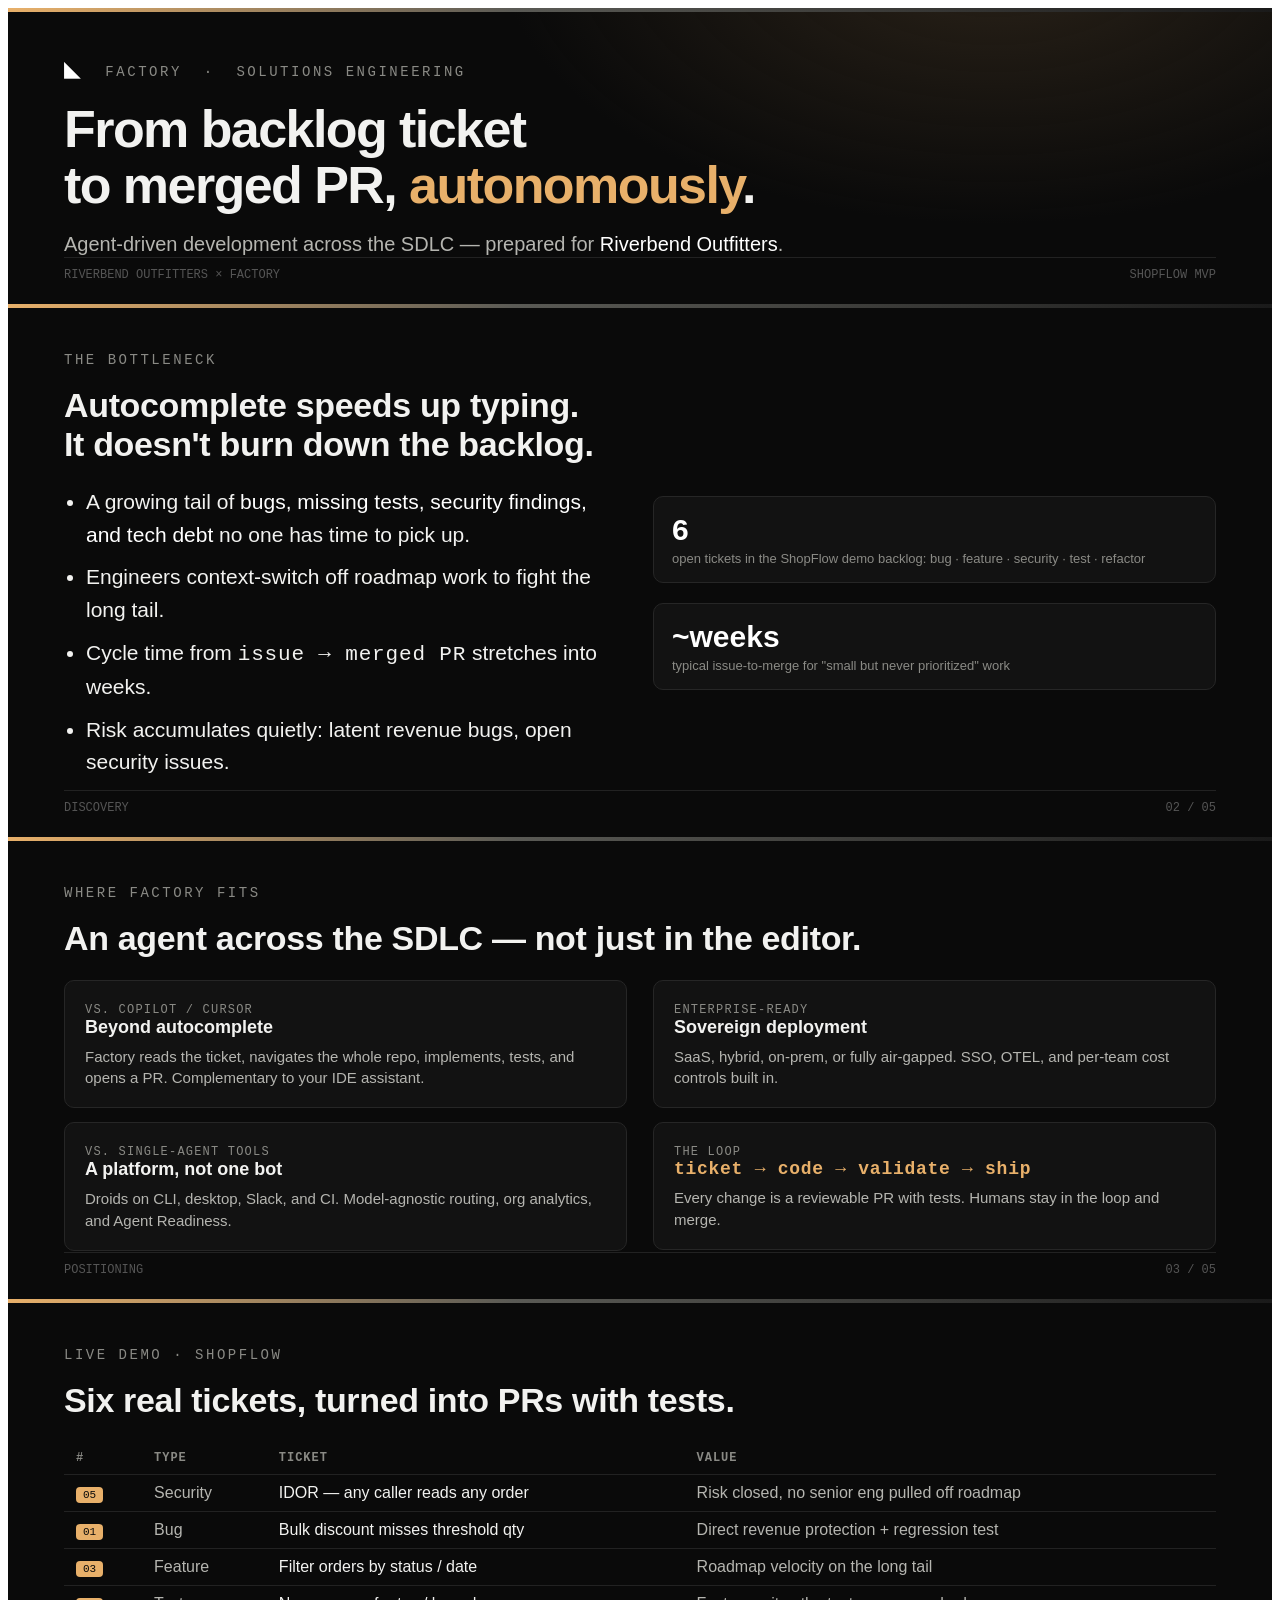
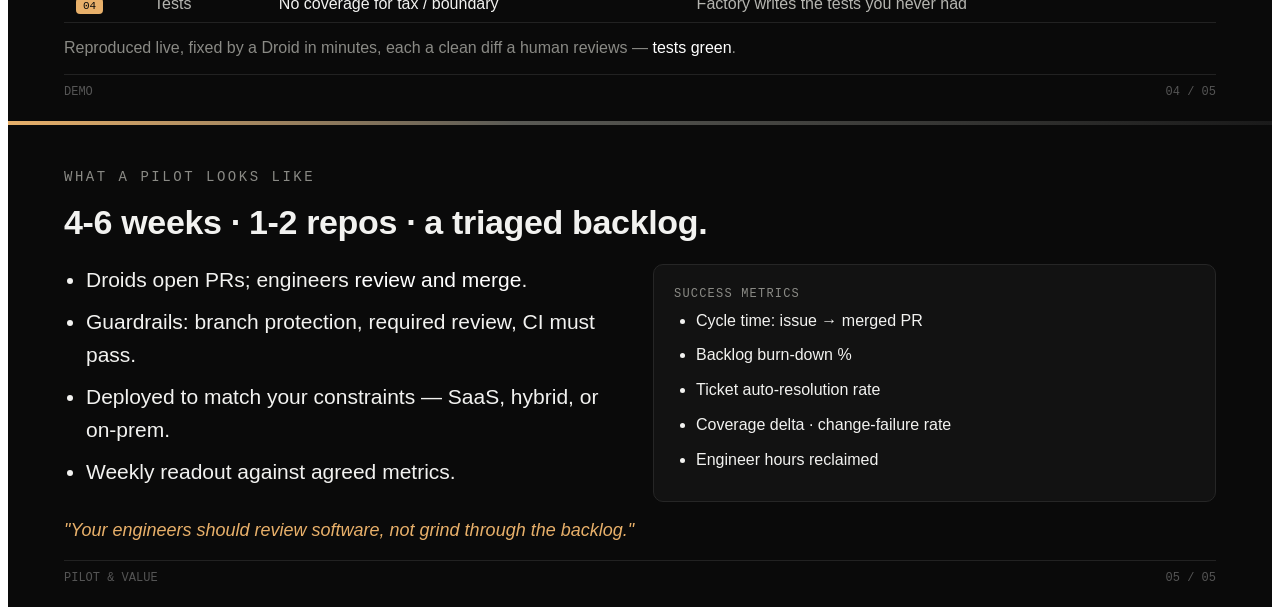
<file: shopflow/docs/slides/factory-shopflow.pptx.html>
<!doctype html>
<html>
  <head>
    <meta charset="utf-8" />
    <style>
      .slide {
        font-family: Arial, Helvetica, sans-serif;
        background: #0a0a0a;
        color: #f2f2f0;
        padding: 48px 56px;
        position: relative;
        overflow: hidden;
      }
      .mono {
        font-family: "Courier New", Consolas, monospace;
        letter-spacing: 0.04em;
      }
      .kicker {
        font-family: "Courier New", Consolas, monospace;
        font-size: 14px;
        letter-spacing: 0.18em;
        text-transform: uppercase;
        color: #8a8a85;
        margin: 0 0 18px;
      }
      .slide h1 { font-size: 42px; margin: 0 0 18px; letter-spacing: -0.02em; line-height: 1.1; }
      .slide h2 { font-size: 34px; margin: 0 0 22px; letter-spacing: -0.01em; }
      .accent { color: #e8b06a; }
      .white { color: #ffffff; }
      .muted { color: #8a8a85; }
      .logo { color: #ffffff; font-size: 22px; }
      .brandbar {
        position: absolute; top: 0; left: 0; right: 0; height: 4px;
        background: linear-gradient(90deg, #e8b06a 0%, #5a5a55 40%, #1a1a1a 100%);
      }
      ul { font-size: 21px; line-height: 1.55; margin: 0; padding-left: 22px; }
      li { margin-bottom: 10px; }
      .footer {
        position: absolute; bottom: 22px; left: 56px; right: 56px;
        display: flex; justify-content: space-between;
        font-family: "Courier New", Consolas, monospace;
        font-size: 12px; color: #555; border-top: 1px solid #222; padding-top: 10px;
      }

      /* Title slide */
      .title {
        background:
          radial-gradient(900px 500px at 78% -20%, #2a2218 0%, transparent 55%),
          #0a0a0a;
        display: flex; flex-direction: column; justify-content: center;
      }
      .title .big { font-size: 52px; line-height: 1.08; letter-spacing: -0.03em; margin: 0 0 20px; }

      /* Two-column */
      .cols { display: flex; gap: 26px; }
      .col { flex: 1; }
      .card {
        background: #121212; border: 1px solid #262626; border-radius: 10px;
        padding: 18px 20px;
      }
      .card h3 { margin: 0 0 8px; font-size: 18px; }
      .card p { margin: 0; font-size: 15px; color: #b5b5b0; line-height: 1.45; }
      .card .tag { font-family: "Courier New", monospace; font-size: 12px; color: #8a8a85; text-transform: uppercase; letter-spacing: 0.1em; }

      /* Stat row */
      .stats { display: flex; gap: 20px; margin-top: 10px; }
      .stat { flex: 1; background: #121212; border: 1px solid #262626; border-radius: 10px; padding: 16px 18px; }
      .stat .n { font-size: 30px; font-weight: 700; color: #ffffff; }
      .stat .l { font-size: 13px; color: #8a8a85; margin-top: 4px; }

      /* Table */
      table { width: 100%; border-collapse: collapse; font-size: 16px; margin-top: 6px; }
      th, td { text-align: left; padding: 9px 12px; border-bottom: 1px solid #222; }
      th { color: #8a8a85; font-family: "Courier New", monospace; font-size: 12px; text-transform: uppercase; letter-spacing: 0.08em; }
      td .pill { font-family: "Courier New", monospace; font-size: 11px; color: #0a0a0a; background: #e8b06a; padding: 2px 7px; border-radius: 4px; }
      td.val { color: #b5b5b0; }
    </style>
  </head>
  <body>
    <!-- Slide 1: Title -->
    <section class="slide title">
      <div class="brandbar"></div>
      <p class="kicker"><span class="logo">◣</span>&nbsp;&nbsp;FACTORY &nbsp;·&nbsp; SOLUTIONS ENGINEERING</p>
      <h1 class="big">From backlog ticket<br />to merged PR, <span class="accent">autonomously</span>.</h1>
      <p style="font-size: 20px; color: #b5b5b0; margin: 0;">
        Agent-driven development across the SDLC — prepared for
        <span class="white">Riverbend Outfitters</span>.
      </p>
      <div class="footer">
        <span>RIVERBEND OUTFITTERS × FACTORY</span>
        <span>SHOPFLOW MVP</span>
      </div>
    </section>

    <!-- Slide 2: Problem / Discovery -->
    <section class="slide">
      <div class="brandbar"></div>
      <p class="kicker">The bottleneck</p>
      <h2>Autocomplete speeds up typing.<br />It doesn't burn down the backlog.</h2>
      <div class="cols">
        <div class="col">
          <ul>
            <li>A growing tail of <span class="white">bugs, missing tests, security findings, and tech debt</span> no one has time to pick up.</li>
            <li>Engineers context-switch off roadmap work to fight the long tail.</li>
            <li>Cycle time from <span class="mono">issue → merged PR</span> stretches into weeks.</li>
            <li>Risk accumulates quietly: latent revenue bugs, open security issues.</li>
          </ul>
        </div>
        <div class="col">
          <div class="stats" style="flex-direction: column;">
            <div class="stat"><div class="n accent">6</div><div class="l">open tickets in the ShopFlow demo backlog: bug · feature · security · test · refactor</div></div>
            <div class="stat"><div class="n white">~weeks</div><div class="l">typical issue-to-merge for "small but never prioritized" work</div></div>
          </div>
        </div>
      </div>
      <div class="footer"><span>DISCOVERY</span><span>02 / 05</span></div>
    </section>

    <!-- Slide 3: Positioning -->
    <section class="slide">
      <div class="brandbar"></div>
      <p class="kicker">Where Factory fits</p>
      <h2>An agent across the SDLC — not just in the editor.</h2>
      <div class="cols">
        <div class="col">
          <div class="card" style="margin-bottom:14px;">
            <span class="tag">vs. Copilot / Cursor</span>
            <h3>Beyond autocomplete</h3>
            <p>Factory reads the ticket, navigates the whole repo, implements, tests, and opens a PR. Complementary to your IDE assistant.</p>
          </div>
          <div class="card">
            <span class="tag">vs. single-agent tools</span>
            <h3>A platform, not one bot</h3>
            <p>Droids on CLI, desktop, Slack, and CI. Model-agnostic routing, org analytics, and Agent Readiness.</p>
          </div>
        </div>
        <div class="col">
          <div class="card" style="margin-bottom:14px;">
            <span class="tag">Enterprise-ready</span>
            <h3>Sovereign deployment</h3>
            <p>SaaS, hybrid, on-prem, or fully air-gapped. SSO, OTEL, and per-team cost controls built in.</p>
          </div>
          <div class="card">
            <span class="tag">The loop</span>
            <h3 class="mono accent">ticket → code → validate → ship</h3>
            <p>Every change is a reviewable PR with tests. Humans stay in the loop and merge.</p>
          </div>
        </div>
      </div>
      <div class="footer"><span>POSITIONING</span><span>03 / 05</span></div>
    </section>

    <!-- Slide 4: Demo proof -->
    <section class="slide">
      <div class="brandbar"></div>
      <p class="kicker">Live demo · ShopFlow</p>
      <h2>Six real tickets, turned into PRs with tests.</h2>
      <table>
        <tr><th>#</th><th>Type</th><th>Ticket</th><th>Value</th></tr>
        <tr><td><span class="pill">05</span></td><td class="val">Security</td><td>IDOR — any caller reads any order</td><td class="val">Risk closed, no senior eng pulled off roadmap</td></tr>
        <tr><td><span class="pill">01</span></td><td class="val">Bug</td><td>Bulk discount misses threshold qty</td><td class="val">Direct revenue protection + regression test</td></tr>
        <tr><td><span class="pill">03</span></td><td class="val">Feature</td><td>Filter orders by status / date</td><td class="val">Roadmap velocity on the long tail</td></tr>
        <tr><td><span class="pill">04</span></td><td class="val">Tests</td><td>No coverage for tax / boundary</td><td class="val">Factory writes the tests you never had</td></tr>
      </table>
      <p style="font-size: 16px; color: #8a8a85; margin-top: 16px;">
        Reproduced live, fixed by a Droid in minutes, each a clean diff a human reviews — <span class="white">tests green</span>.
      </p>
      <div class="footer"><span>DEMO</span><span>04 / 05</span></div>
    </section>

    <!-- Slide 5: Pilot & metrics -->
    <section class="slide">
      <div class="brandbar"></div>
      <p class="kicker">What a pilot looks like</p>
      <h2>4-6 weeks · 1-2 repos · a triaged backlog.</h2>
      <div class="cols">
        <div class="col">
          <ul>
            <li>Droids open PRs; engineers <span class="white">review and merge</span>.</li>
            <li>Guardrails: branch protection, required review, CI must pass.</li>
            <li>Deployed to match your constraints — SaaS, hybrid, or on-prem.</li>
            <li>Weekly readout against agreed metrics.</li>
          </ul>
        </div>
        <div class="col">
          <div class="card">
            <span class="tag">Success metrics</span>
            <ul style="font-size: 16px; margin-top: 8px;">
              <li>Cycle time: issue → merged PR</li>
              <li>Backlog burn-down %</li>
              <li>Ticket auto-resolution rate</li>
              <li>Coverage delta · change-failure rate</li>
              <li>Engineer hours reclaimed</li>
            </ul>
          </div>
        </div>
      </div>
      <p style="font-size: 18px; color: #e8b06a; margin-top: 18px; font-style: italic;">
        "Your engineers should review software, not grind through the backlog."
      </p>
      <div class="footer"><span>PILOT & VALUE</span><span>05 / 05</span></div>
    </section>
  </body>
</html>
</file>
